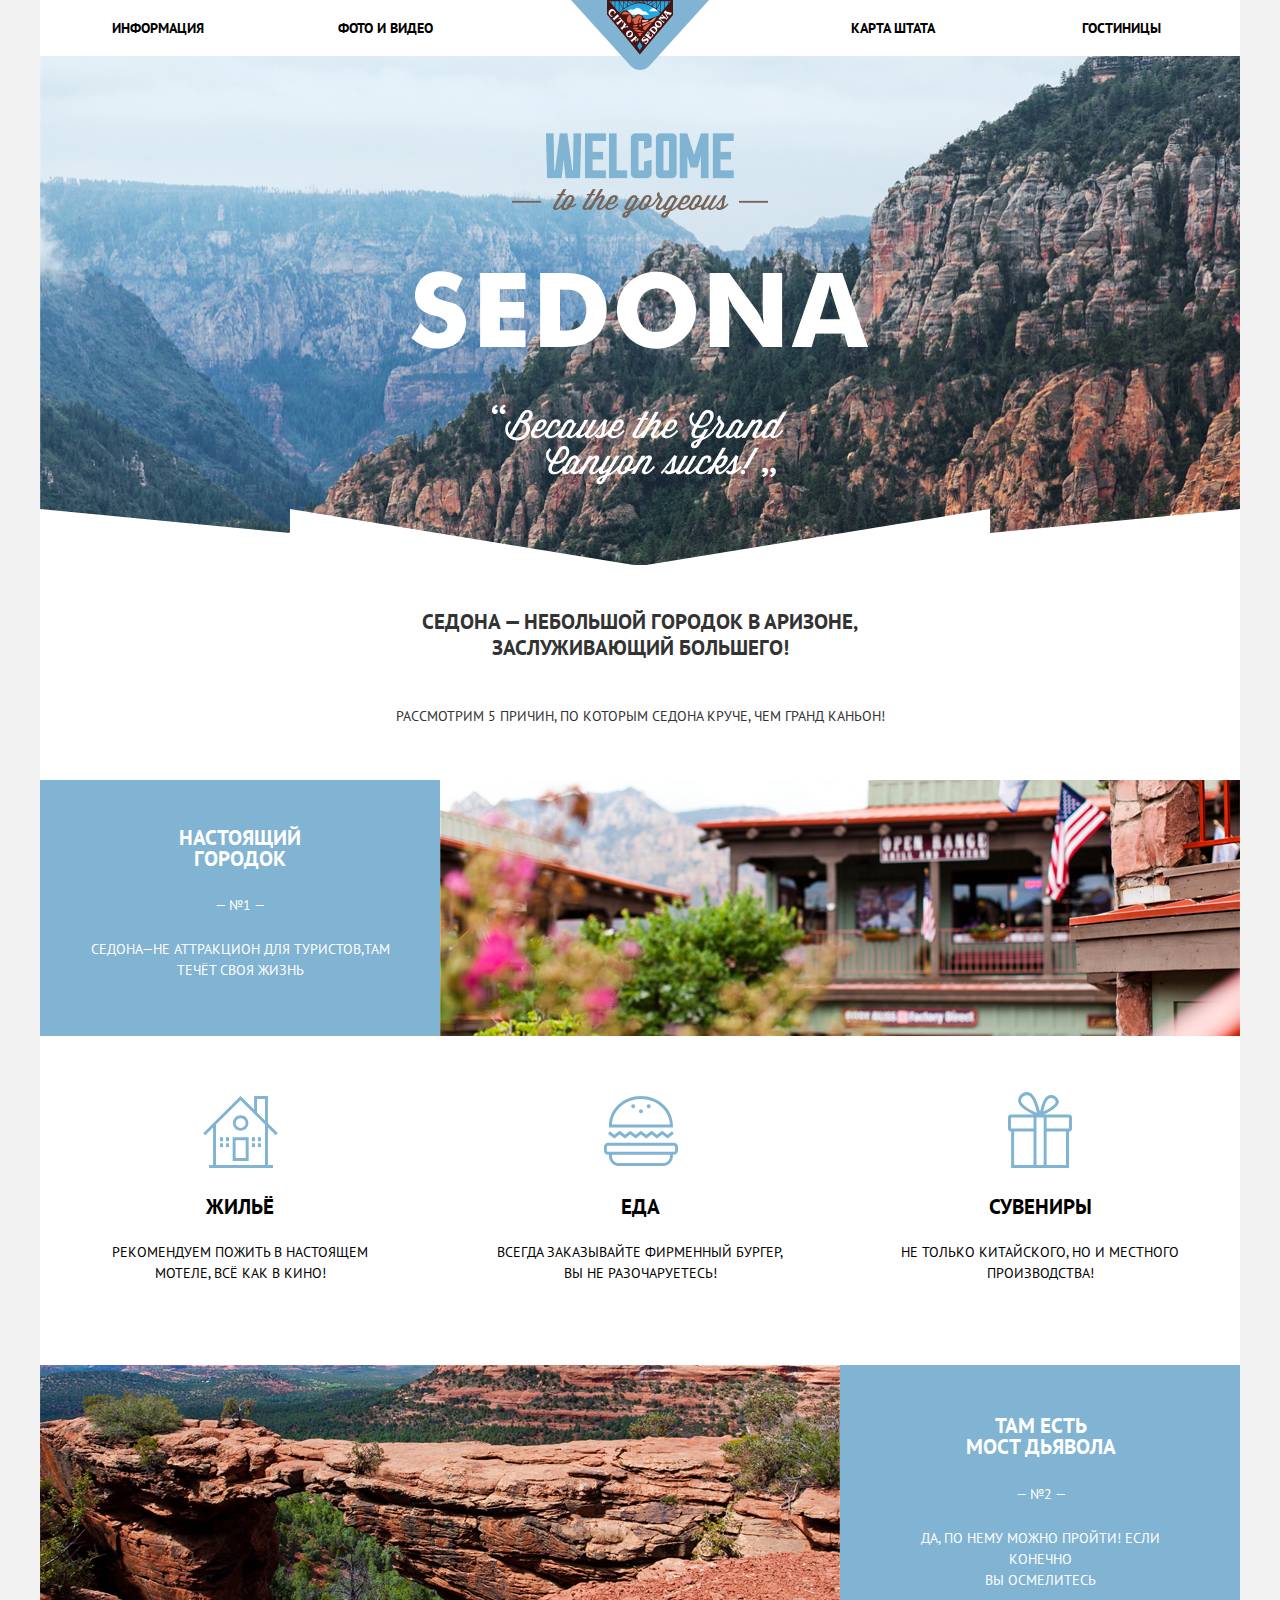
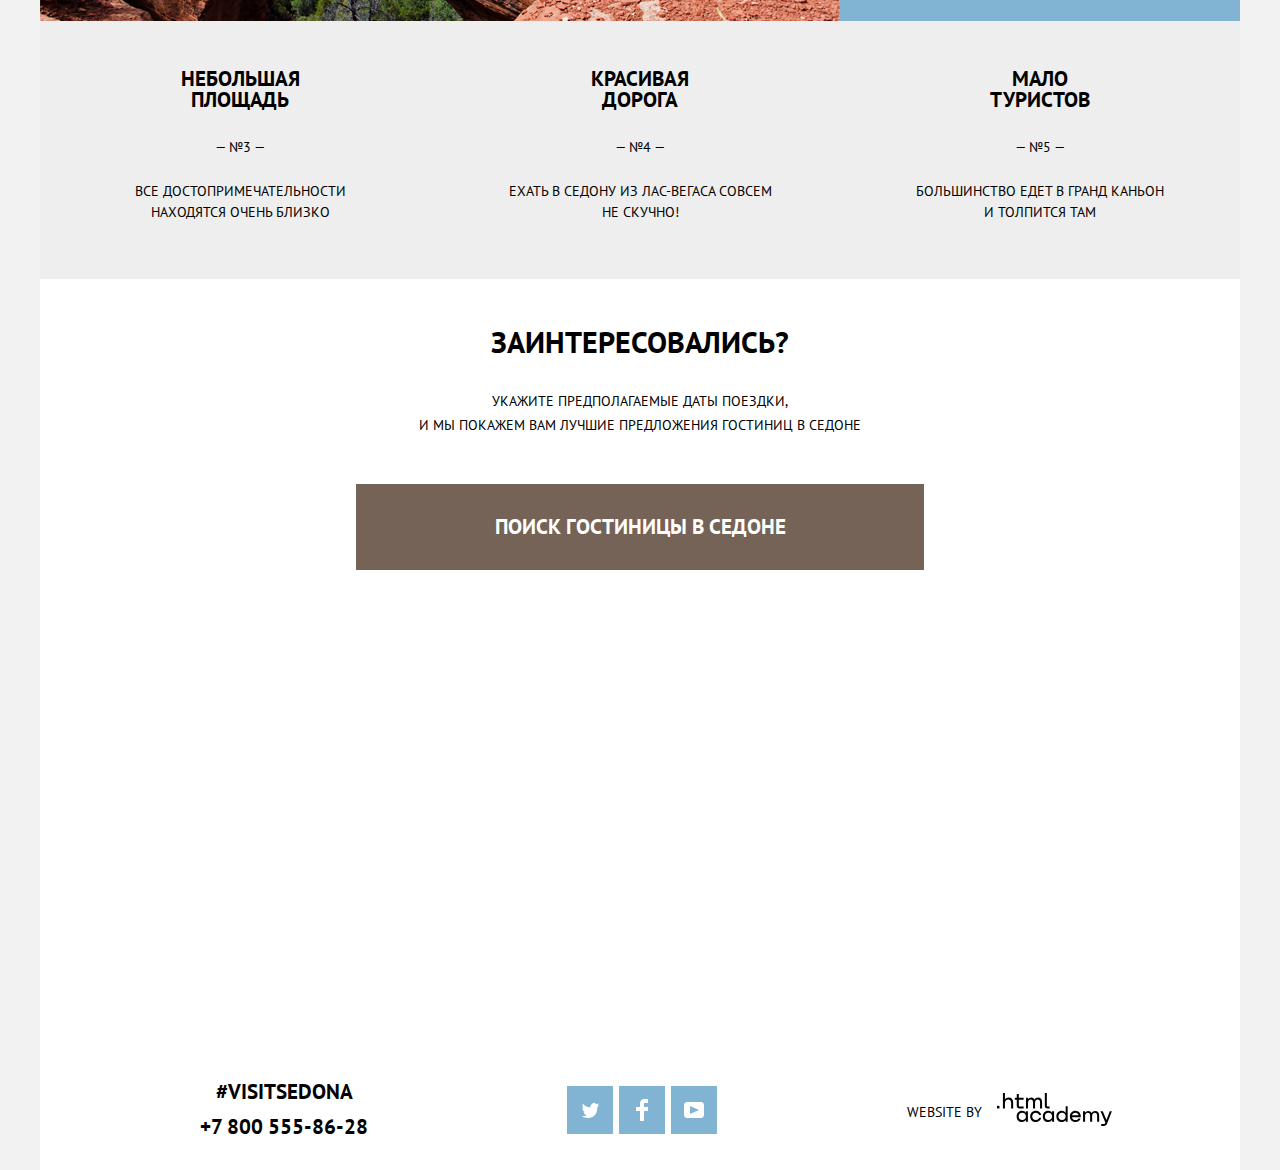
<file: index.html>
<!DOCTYPE html>
<html class="page" lang="ru">

<head>
  <meta charset="utf-8" />
  <meta name="viewport" content="width=1249">
  <link rel="icon" href="favicon.ico" />
  <link rel="icon" href="img/favicons/32.svg" type="image/svg+xml" />
  <link rel="apple-touch-icon" href="img/favicons/apple-touch-icon.png" />
  <link rel="manifest" href="img/favicons/site.webmanifest" />
  <link rel="preconnect" href="https://fonts.googleapis.com" />
  <link rel="preconnect" href="https://fonts.gstatic.com" crossorigin />
  <link href="https://fonts.googleapis.com/css2?family=PT+Sans:wght@400;700&display=swap" rel="stylesheet" />
  <link rel="stylesheet" href="css/normlize.css" />
  <link rel="stylesheet" href="css/style.min.css" />
  <title>Седона</title>
</head>

<body class="page-body">
  <header class="main-header main-container">
    <nav class="main-navigation">
      <a class="main-header__logo main-header-logo">
        <img src="img/logo.svg" alt="логотип компании Седона" />
      </a>
      <div class="main-navigation-wrapper">
        <ul class="site-navigation">
          <li><a href="blank.html">Информация</a></li>
          <li><a href="blank.html">Фото и видео</a></li>
          <li><a href="blank.html">Карта штата</a></li>
          <li><a href="catalog.html">Гостиницы</a></li>
        </ul>
      </div>
    </nav>
  </header>

  <main class="container main-container">
    <h1 class="visually-hidden">
      Компания по поиску жилья в Америке "Седона"
    </h1>

    <section class="description">
      <img src="img/welcome text/bg.png" width="1200" height="509" alt="фоновая обложка" />
      <h2 class="visually-hidden">Седона</h2>
      <p class="description__info">
        Седона — небольшой городок в Аризоне,<br />заслуживающий большего!
      </p>
      <p class="description__reasons">Рассмотрим 5 причин, по которым Седона круче, чем гранд каньон!</p>
    </section>

    <section class="features">
      <h2 class="visually-hidden">Причины</h2>
      <ol class="features__list features-list">
        <li class="features__item features-item real-town">
          <div class="real-town__features-description">
            <h3>Настоящий<br />городок</h3>
            <p><span>— №1 —</span></p>
            <p>Седона—не аттракцион для туристов,там течёт своя жизнь</p>
          </div>
          <img class="features-item__img real-town__img" src="img/content/realTown.jpg" height="256" width="800"
            alt="фотография из города Седона" />
          <ol class="recomendations-list">
            <li class="recomendations-list__item">
              <h4>Жильё</h4>
              <p>Рекомендуем пожить в настоящем мотеле, всё как в кино!</p>
            </li>
            <li class="recomendations-list__item">
              <h4>Еда</h4>
              <p>Всегда заказывайте фирменный бургер, вы не разочаруетесь!</p>
            </li>
            <li class="recomendations-list__item">
              <h4>Сувениры</h4>
              <p>Не только китайского, но и местного производства!</p>
            </li>
          </ol>
        </li>
        <li class="features__item features-item devils-bridge">
          <div class="devils-bridge__features-description">
            <h3>Там есть<br />Мост дьявола</h3>
            <p><span>— №2 —</span></p>
            <p>Да, по нему можно пройти! Если конечно<br />вы осмелитесь</p>
          </div>
          <img class="features-item__img" src="img/content/devilsBriedge.jpg" width="800" height="256"
            alt="фотография моста дьявола" />
        </li>
        <li class="features__item">
          <h3>небольшая<br />площадь</h3>
          <p><span>— №3 —</span></p>
          <p>все достопримечательности<br />находятся очень близко</p>
        </li>
        <li class="features__item">
          <h3>красивая<br />дорога</h3>
          <p><span>— №4 —</span></p>
          <p>ехать в седону из лас-вегаса совсем<br />не скучно!</p>
        </li>
        <li class="features__item">
          <h3>мало<br />туристов</h3>
          <p><span>— №5 —</span></p>
          <p>большинство едет в гранд каньон<br />и толпится там</p>
        </li>
      </ol>
    </section>

    <section class="booking">
      <h2 class="visually-hidden">Регистрация</h2>
      <h3 class="booking__title">Заинтересовались?</h3>
      <p>
        Укажите предполагаемые даты поездки,<br />
        и мы покажем вам лучшие предложения гостиниц в седоне
      </p>
      <a class="booking__button" href="blank.html"><span>ПОИСК ГОСТИНИЦЫ В седоне</span></a>
    </section>
  </main>

  <footer class="main-footer main-container">
    <section class="map">
      <h2 class="visually-hidden">Карта</h2>
      <iframe
        src="https://www.google.com/maps/embed?pb=!1m18!1m12!1m3!1d52385.1356574716!2d-111.83015810904702!3d34.854443815708464!2m3!1f0!2f0!3f0!3m2!1i1024!2i768!4f13.1!3m3!1m2!1s0x872da132f942b00d%3A0x5548c523fa6c8efd!2z0KHQtdC00L7QvdCwLCDQkNGA0LjQt9C-0L3QsCA4NjMzNiwg0KHQqNCQ!5e0!3m2!1sru!2ssk!4v1676919011251!5m2!1sru!2ssk"
        width="1199" height="594" allowfullscreen="" title="Офис компании находится по адрессу..."></iframe>
    </section>
    <section class="footer-contacts footer-map">
      <div class="footer-contacts__phone">
        <h2 class="visually-hidden">Контакты</h2>
        <p class="copy-right"><span>#visitSEDONA</span></p>
        <a class="footer-phone" href="tel:+78005558628">+7 800 555-86-28</a>
      </div>
      <div class="footer-contacts__socials">
        <h2 class="visually-hidden">Наша компания в соц сетях</h2>
        <ul>
          <li>
            <a class="social-button" href="blank.html" aria-label="Твитер">
              <svg role="img" aria-hidden="true" focusable="none" xmlns="http://www.w3.org/2000/svg" width="17"
                height="16" viewBox="0 0 17 16" fill="none">
                <path
                  d="M10.95 1.14409C12.635 0.648089 13.934 1.41409 14.527 2.32309C15.2 2.09209 15.858 1.84209 16.538 1.61509C16.5249 2.30145 16.2117 2.94761 15.681 3.38309C16.366 3.55309 16.985 2.89209 16.985 2.89209C16.816 3.89209 15.979 4.68009 15.422 4.91609C15.191 11.6661 12.247 16.1331 5.34498 15.9981H4.89898C4.48898 15.9981 0.734977 15.5381 0.000976562 14.1111C2.27198 14.3071 3.89398 13.6891 4.69398 12.9341C3.73398 12.6341 2.01498 12.4571 1.71498 9.98409C2.06398 10.0901 2.27898 10.2121 2.90498 10.1031C1.70498 9.24709 0.373977 8.53009 0.447977 6.33009C0.732977 6.65809 1.51498 6.86609 1.78798 6.80209C1.08498 6.56109 -0.182023 3.44209 0.893977 1.85009C2.71198 3.70409 4.62898 5.45609 8.04598 5.62309C8.25398 3.33009 9.18298 1.79309 10.95 1.14409Z"
                  fill="white" />
              </svg>
            </a>
          </li>
          <li>
            <a class="social-button" href="blank.html" aria-label="Фэйсбук">
              <svg role="img" aria-hidden="true" focusable="none" xmlns="http://www.w3.org/2000/svg" width="12"
                height="22" viewBox="0 0 12 22" fill="none">
                <path d="M12 4V0H8C5.79086 0 4 1.79086 4 4V8H0V12H4V22H8V12H12V8H8V4H12Z" fill="white" />
              </svg>
            </a>
          </li>
          <li>
            <a class="social-button" href="blank.html" aria-label="Ютуб">
              <svg role="img" aria-hidden="true" focusable="none" xmlns="http://www.w3.org/2000/svg" width="20"
                height="16" viewBox="0 0 20 16" fill="none">
                <path fill-rule="evenodd" clip-rule="evenodd"
                  d="M3 0H17C18.65 0 20 1.35 20 3V13C20 14.65 18.65 16 17 16H3C1.35 16 0 14.65 0 13V3C0 1.35 1.35 0 3 0ZM6.027 4.002V11.998L15.014 8L6.027 4.002Z"
                  fill="white" />
              </svg>
            </a>
          </li>
        </ul>
      </div>
      <div class="footer-contacts__copyright">
        <p class="footer-copyright">
          <span>Website by</span>
          <a href="https://htmlacademy.ru">
            <svg xmlns="http://www.w3.org/2000/svg" width="115" height="33" viewBox="0 0 115 33" fill="none">
              <path d="M0 12.8691V15.4429H2.45789V12.8691H0Z" fill="black" />
              <path
                d="M11.6466 4.52562C10.0863 4.52562 8.82534 5.23341 8.03454 6.26294H7.94905V0H5.91864V15.4429H7.94905V10.1451C7.94905 8.02172 9.27418 6.49888 11.2191 6.49888C13.0572 6.49888 14.1258 7.87158 14.1258 9.71614V15.4429H16.1563V9.35153C16.1563 6.41308 14.3396 4.52562 11.6466 4.52562Z"
                fill="black" />
              <path
                d="M26.6171 4.82696H21.8082V1.07349H19.7778V4.82696H17.8542V6.80022H19.7778V12.7843C19.7778 14.5002 20.7396 15.4439 22.4708 15.4439H26.6171V13.4492H22.8769C22.193 13.4492 21.8082 13.0632 21.8082 12.3983V6.80022H26.6171V4.82696Z"
                fill="black" />
              <path
                d="M41.1215 4.54712C39.497 4.54712 38.2576 5.34071 37.5736 6.60618H37.5095C36.8897 5.36217 35.7356 4.54712 34.154 4.54712C32.7434 4.54712 31.6746 5.29781 31.0336 6.3488H30.948V4.82596H29.0031V15.4429H31.0336V9.99504C31.0336 8.00032 32.0806 6.54184 33.6624 6.49894C35.1584 6.45604 36.0347 7.52847 36.0347 9.13708V15.4429H38.0652V9.82343C38.0652 7.44266 39.4758 6.49894 40.6941 6.49894C42.1688 6.49894 43.0452 7.52847 43.0452 9.13708V15.4429H45.0754V8.92261C45.0754 6.3488 43.6221 4.54712 41.1215 4.54712Z"
                fill="black" />
              <path
                d="M47.8271 12.6975C47.8271 14.4348 48.8103 15.4429 50.6269 15.4429H52.6359V13.4696H50.9261C50.2422 13.4696 49.8574 13.0835 49.8574 12.4186V0H47.8271V12.6975Z"
                fill="black" />
              <path
                d="M28.9048 19.6888H28.8192C28.027 18.6227 26.7425 17.8764 25.0295 17.8551C21.882 17.8124 19.6338 20.1365 19.6338 23.4202C19.6338 26.7252 21.9248 29.0494 25.008 29.0068C26.7637 28.9853 28.027 28.1965 28.8192 27.0663H28.9048V28.7081H30.9177V18.1536H28.9048V19.6888ZM25.3077 27.0451C23.081 27.0451 21.6679 25.4245 21.6679 23.4202C21.6679 21.4159 23.081 19.7954 25.3077 19.7954C27.4703 19.7954 28.8836 21.4159 28.8836 23.4202C28.8836 25.4033 27.4703 27.0451 25.3077 27.0451Z"
                fill="black" />
              <path
                d="M44.2095 21.9915C43.717 19.6034 41.5973 17.855 38.8139 17.855C35.4524 17.855 33.2042 20.307 33.2042 23.4201C33.2042 26.5331 35.4524 29.0067 38.8139 29.0067C41.5973 29.0067 43.717 27.2155 44.2095 24.8061H42.0898C41.6617 26.1494 40.3984 27.0662 38.8354 27.0662C36.6513 27.0662 35.2381 25.4244 35.2381 23.4201C35.2381 21.4158 36.6513 19.7953 38.8354 19.7953C40.4625 19.7953 41.6617 20.7548 42.0898 21.9915H44.2095Z"
                fill="black" />
              <path
                d="M55.0836 19.6888H54.998C54.2058 18.6227 52.921 17.8764 51.2081 17.8551C48.0607 17.8124 45.8125 20.1365 45.8125 23.4202C45.8125 26.7252 48.1036 29.0494 51.1866 29.0068C52.9425 28.9853 54.2058 28.1965 54.998 27.0663H55.0836V28.7081H57.0962V18.1536H55.0836V19.6888ZM51.4866 27.0451C49.2596 27.0451 47.8466 25.4245 47.8466 23.4202C47.8466 21.4159 49.2596 19.7954 51.4866 19.7954C53.6491 19.7954 55.0622 21.4159 55.0622 23.4202C55.0622 25.4033 53.6491 27.0451 51.4866 27.0451Z"
                fill="black" />
              <path
                d="M68.6538 19.7953H68.5682C67.776 18.6652 66.4483 17.8763 64.7568 17.855C61.6738 17.8123 59.3827 20.1365 59.3827 23.4415C59.3827 26.7251 61.6309 29.0493 64.7783 29.0067C66.4483 28.9853 67.776 28.239 68.5468 27.1729H68.6538V28.708H70.6665V13.356H68.6538V19.7953ZM65.0568 27.0662C62.8298 27.0662 61.4168 25.4458 61.4168 23.4415C61.4168 21.4372 62.8298 19.8166 65.0568 19.8166C67.2193 19.8166 68.6324 21.4585 68.6324 23.4415C68.6324 25.4458 67.2193 27.0662 65.0568 27.0662Z"
                fill="black" />
              <path
                d="M78.3297 17.855C75.0752 17.855 72.8483 20.3497 72.8483 23.4414C72.8483 26.4479 74.9467 29.0067 78.3724 29.0067C80.8561 29.0067 82.8475 27.6633 83.5541 25.4244H81.4342C80.9634 26.4267 79.8286 27.0662 78.4582 27.0662C76.5312 27.0662 75.1608 25.7869 75.0108 24.1451H83.7682C84.0464 20.6269 81.8412 17.855 78.3297 17.855ZM78.2868 19.7953C79.9783 19.7953 81.2416 20.8401 81.5627 22.354H75.0538C75.3534 20.8614 76.6168 19.7953 78.2868 19.7953Z"
                fill="black" />
              <path
                d="M98.1985 17.8762C96.5713 17.8762 95.3295 18.6651 94.6443 19.9232H94.5799C93.9591 18.6865 92.8029 17.8762 91.2184 17.8762C89.8054 17.8762 88.7347 18.6225 88.0924 19.6673H88.0068V18.1534H86.0583V28.7079H88.0924V23.2921C88.0924 21.3091 89.1417 19.8592 90.7261 19.8165C92.2247 19.7739 93.1028 20.84 93.1028 22.4392V28.7079H95.1368V23.1215C95.1368 20.7547 96.5499 19.8165 97.7703 19.8165C99.2477 19.8165 100.125 20.84 100.125 22.4392V28.7079H102.16V22.226C102.16 19.6673 100.704 17.8762 98.1985 17.8762Z"
                fill="black" />
              <path
                d="M109.441 27.0237L105.801 18.1536H103.553L108.392 29.7104L108.371 29.753C108.028 30.6272 107.643 30.947 106.701 30.947H104.196V32.9726H106.701C108.542 32.9726 109.527 32.1411 110.212 30.3499L114.88 18.1536H112.803L109.441 27.0237Z"
                fill="black" />
            </svg>
          </a>
        </p>
      </div>
    </section>
    <section class="modal">
      <h2 class="visually-hidden">Поиск гостиницы в седоне</h2>
      <form class="booking-form" action="https://echo.htmlacademy.ru" method="get" target="_blank">
        <p>
          <label for="arrive-date">
            <span>Дата заезда:</span>
            <input class="booking-icon-arrive" id="arrive-date" type="date" name="arrive-date" />
          </label>
        </p>

        <p>
          <label for="departure-date">
            <span>Дата выезда:</span>
            <input class="booking-icon-departure" id="departure-date" type="date" name="departure-date" />
          </label>
        </p>
        <p>
          <label for="mature-count">
            <span>Взрослые:</span>
            <input class="mature-count" id="mature-count" type="number" name="mature-count" />
          </label>
          <label for="children-count">
            <span>Дети:</span>
            <input class="children-count" id="children-count" type="number" name="children-count" />
          </label>
        </p>
        <button class="form-button" type="submit">Найти</button>
      </form>
    </section>
  </footer>
<!-- GIT test -->
  <script src="js/script.min.js"></script>
</body>

</html>
</file>
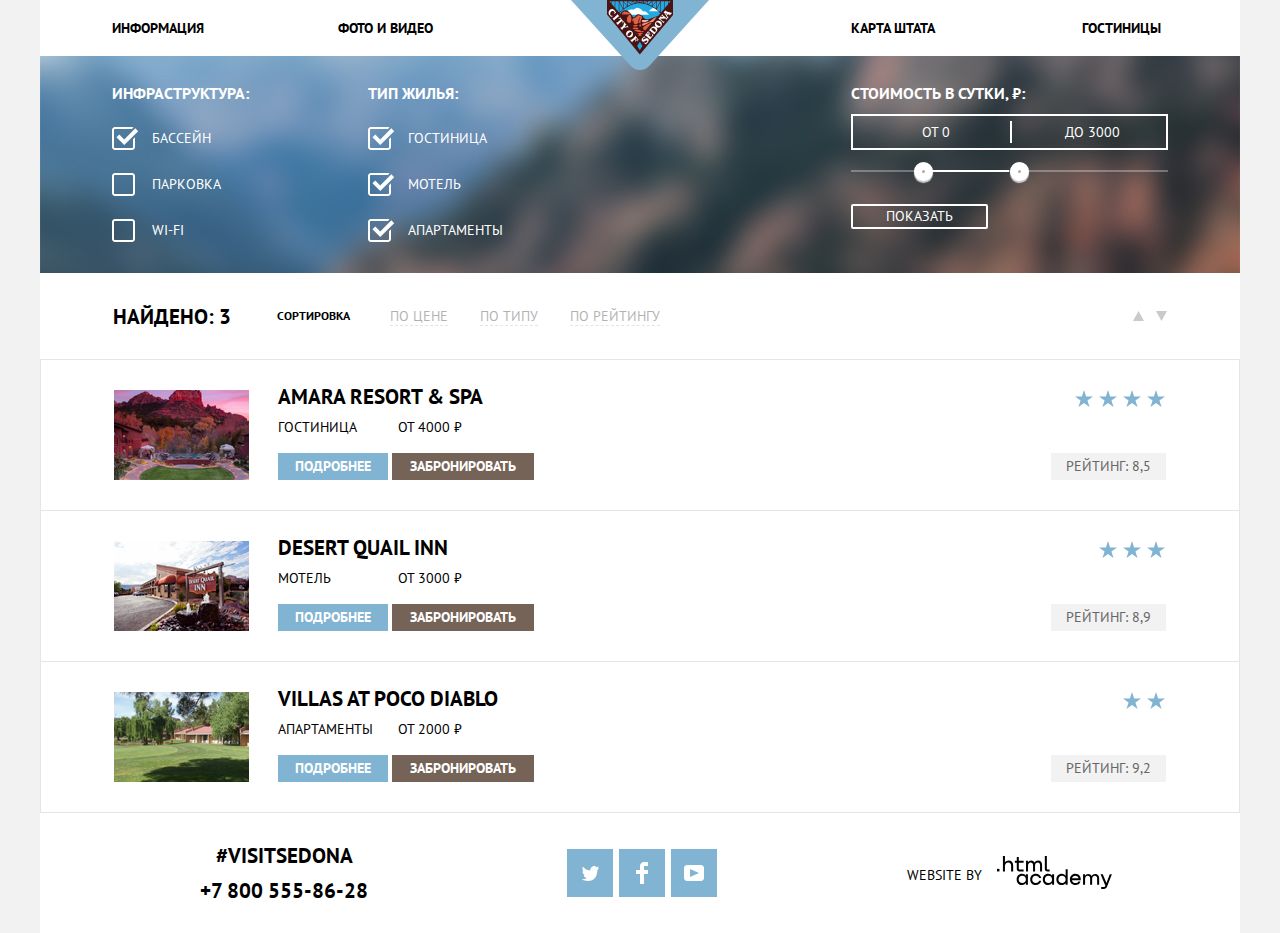
<file: catalog.html>
<!DOCTYPE html>
<html class="page" lang="ru">

<head>
  <meta charset="utf-8" />
  <link rel="icon" href="favicon.ico" />
  <link rel="icon" href="img/favicons/32.svg" type="image/svg+xml" />
  <link rel="apple-touch-icon" href="img/favicons/apple-touch-icon.png" />
  <link rel="manifest" href="img/favicons/site.webmanifest" />
  <link rel="preconnect" href="https://fonts.googleapis.com" />
  <link rel="preconnect" href="https://fonts.gstatic.com" crossorigin />
  <link href="https://fonts.googleapis.com/css2?family=PT+Sans:wght@400;700&display=swap" rel="stylesheet" />
  <link rel="stylesheet" href="css/normlize.css" />
  <link rel="stylesheet" href="css/style.min.css" />
  <title>Каталог услуг компании Седона</title>
</head>

<body class="page-body inner-page">
  <header class="main-header main-container">
    <nav class="main-navigation">
      <a class="main-header__logo main-header-logo" href="index.html">
        <img src="img/logo.svg" alt="логотип компании Седона" />
      </a>
      <div class="main-navigation-wrapper">
        <ul class="site-navigation">
          <li><a href="blank.html">Информация</a></li>
          <li><a href="blank.html">Фото и видео</a></li>
          <li><a href="blank.html">Карта штата</a></li>
          <li><a href="catalog.html">Гостиницы</a></li>
        </ul>
      </div>
    </nav>
  </header>

  <main class="page-catalog main-container">
    <h1 class="visually-hidden">Каталог услуг компании Седона</h1>
    <section class="filter">
      <h2 class="visually-hidden">Фильтр услуг</h2>
      <div class="column-index">
        <form class="filter__form filter-form" action="https://echo.htmlacademy.ru" method="get" target="_blank">

          <!-- filter-form-infrastructur -->

          <fieldset class="filter-form__infrastructur filter-form-infrastructur">
            <legend>Инфраструктура:</legend>
            <ul class="filter-form-infrastructur__list">
              <li class="filter-form-infrastructur__item filter-form-infrastructur-item">
                <input class="filter-form-infrastructur-item__input visually-hidden" id="filter-SwimmingPool"
                  type="checkbox" name="infrastructure" value="pool" checked />
                <label for="filter-SwimmingPool">Бассейн</label>
              </li>
              <li class="filter-form-infrastructur__item filter-form-infrastructur-item">
                <input class="filter-form-infrastructur-item__input visually-hidden" id="filter-Parking" type="checkbox"
                  name="infrastructure" value="parking" />
                <label for="filter-Parking">Парковка</label>
              </li>
              <li class="filter-form-infrastructur__item filter-form-infrastructur-item">
                <input class="filter-form-infrastructur-item__input visually-hidden" id="filter-Wi_Fi" type="checkbox"
                  name="infrastructure" value="wi-fi" />
                <label for="filter-Wi_Fi">Wi-Fi</label>
              </li>
            </ul>
          </fieldset>

          <!-- filter-form-type-of-housing -->

          <fieldset class="filter-form__type-of-housing filter-form-type-of-housing">
            <legend>Тип Жилья:</legend>
            <ul class="filter-form-type-of-housing__list">
              <li class="filter-form-type-of-housing__item filter-form-type-of-housing-item">
                <input class="filter-form-type-of-housing-item__input visually-hidden" id="filter-hotel" type="checkbox"
                  name="type-of-housing" value="hotel" checked />
                <label for="filter-hotel">Гостиница</label>
              </li>
              <li class="filter-form-type-of-housing__item filter-form-type-of-housing-item">
                <input class="filter-form-type-of-housing-item__input visually-hidden" id="filter-motel" type="checkbox"
                  name="type-of-housing" value="motel" checked />
                <label for="filter-motel">Мотель</label>
              </li>
              <li class="filter-form-type-of-housing__item filter-form-type-of-housing-item">
                <input class="filter-form-type-of-housing-item__input visually-hidden" id="filter-apartments"
                  type="checkbox" name="type-of-housing" value="apartments" checked />
                <label for="filter-apartments">Апартаменты</label>
              </li>
            </ul>
          </fieldset>

          <!-- filter-form-cost-per-day -->

          <div class="filter-form-cost-per-day__container">
            <fieldset class="filter-form__cost-per-day filter-form-cost-per-day">
              <legend>Стоимость в сутки, ₽:</legend>
              <div class="range-filter">
                <div class="price-controls">
                  <label class="min-price">
                    <input type="text" name="min-price" value="ОТ 0">
                  </label>
                  <label class="max-price">
                    <input type="text" name="max-price" value="ДО 3000">
                    </labe>
                </div>
                <div class="range-controls">
                  <div class="scale">
                    <div class="bar" style="
                      width: 30%;
                      margin-left: 20%;
                      "></div>
                  </div>
                  <div class="toggle toogle-min" tabindex="0" style="
                  left: 20%;
                  "></div>
                  <div class="toggle toogle-max" tabindex="0" style="
                  left: 50%;
                  "></div>
                </div>
              </div>
            </fieldset>
            <button class="filter-form-button" type="submit">Показать</button>
          </div>
        </form>
      </div>
    </section>

    <!-- Categories of filtration -->

    <section class="categories-of-filtration">
      <div class="categories-of-filtration__wrapper">
        <h2 class="visually-hidden">Результат фильтрации</h2>
        <p class="categories-of-filtration__text">Найдено: 3</p>
        <h3 class="categories-of-filtration__title">Сортировка</h3>
        <ul class="categories-of-filtration__list result-of-filtration-list">
          <li class="categories-of-filtration-list__item">
            <a href="#">По цене</a>
          </li>
          <li class="categories-of-filtration-list__item">
            <a href="#">По типу</a>
          </li>
          <li class="categories-of-filtration-list__item">
            <a href="#">По рейтингу</a>
          </li>
        </ul>
        <!--Требуется скрипт кнопок по рейтингу-->
        <div class="catigories-of-filtration__button-wrapper catigories-of-filtration-button-wrapper">
          <button class="catigories-of-filtration-button-wrapper__up">
            <svg xmlns="http://www.w3.org/2000/svg" width="11" height="10" viewBox="0 0 11 10" fill="none">
              <path d="M5.5 0L0 10H11L5.5 0Z" fill="#CACACA" />
            </svg>
          </button>
          <button class="catigories-of-filtration-button-wrapper__down">
            <svg xmlns="http://www.w3.org/2000/svg" width="11" height="10" viewBox="0 0 11 10" fill="none">
              <path d="M5.5 10L0 0H11" fill="#CACACA" />
            </svg>
          </button>
        </div>
      </div>
    </section>

    <!-- Results of filtration -->

    <section class="result-of-filtration">
      <div class="result-of-filtration__hotel result-of-filtration-hotel">
        <div class="result-of-filtration-hotel__img">
          <img src="img/searchResulst/hotel.jpg" width="135" height="90" alt="гостиница Amara Resort & Spa" />
        </div>
        <div class="result-of-filtration-hotel__description result-of-filtration-hotel-description">
          <p class="result-of-filtration-hotel-description__title"><a href="#">Amara Resort & Spa</a></p>
          <p class="result-of-filtration-hotel-description__text">Гостиница</p>
          <p class="result-of-filtration-hotel-description__price">От 4000 ₽</p>
          <br />
          <a class="result-of-filtration-hotel-description__read-more read-more" href="#"><span>Подробнее</span></a>
          <a class="result-of-filtration-hotel-description__book book" href="#"><span>Забронировать</span></a>
        </div>
        <div class="result-of-filtration-hotel__rating result-of-filtration-hotel-rating">
          <div class="result-of-filtration-hotel-rating__star-rating">
            <button>
              <svg xmlns="http://www.w3.org/2000/svg" width="19" height="17" viewBox="0 0 19 17" fill="none">
                <path
                  d="M9.002 0L11.128 6.494H18.005L12.441 10.506L14.566 17L9.002 12.987L3.438 17L5.564 10.506L0 6.494H6.878L9.002 0Z"
                  fill="#81B3D2" />
              </svg>
            </button>
            <button>
              <svg xmlns="http://www.w3.org/2000/svg" width="19" height="17" viewBox="0 0 19 17" fill="none">
                <path
                  d="M9.002 0L11.128 6.494H18.005L12.441 10.506L14.566 17L9.002 12.987L3.438 17L5.564 10.506L0 6.494H6.878L9.002 0Z"
                  fill="#81B3D2" />
              </svg>
            </button>
            <button>
              <svg xmlns="http://www.w3.org/2000/svg" width="19" height="17" viewBox="0 0 19 17" fill="none">
                <path
                  d="M9.002 0L11.128 6.494H18.005L12.441 10.506L14.566 17L9.002 12.987L3.438 17L5.564 10.506L0 6.494H6.878L9.002 0Z"
                  fill="#81B3D2" />
              </svg>
            </button>
            <button>
              <svg xmlns="http://www.w3.org/2000/svg" width="19" height="17" viewBox="0 0 19 17" fill="none">
                <path
                  d="M9.002 0L11.128 6.494H18.005L12.441 10.506L14.566 17L9.002 12.987L3.438 17L5.564 10.506L0 6.494H6.878L9.002 0Z"
                  fill="#81B3D2" />
              </svg>
            </button>
          </div>
          <p class="result-of-filtration-hotel__rating-count">Рейтинг: 8,5</p>
        </div>
      </div>
      <div class="result-of-filtration__motel result-of-filtration-motel">
        <div class="result-of-filtration-motel__img">
          <img src="img/searchResulst/motel.jpg" width="135" height="90" alt="Мотель Desert Quail Inn" />
        </div>
        <div class="result-of-filtration-motel__description result-of-filtration-motel-description">
          <p class="result-of-filtration-motel-description__title"><a href="#">Desert Quail INN</a></p>
          <p class="result-of-filtration-motel-description__text">Мотель</p>
          <p class="result-of-filtration-motel-description__price">От 3000 ₽</p>
          <br />
          <a class="result-of-filtration-motel-description__read-more read-more" href="#"><span>Подробнее</span></a>
          <a class="result-of-filtration-motel-description__book book" href="#"><span>Забронировать</span></a>
        </div>
        <div class="result-of-filtration-motel__rating result-of-filtration-motel-rating">
          <div class="result-of-filtration-motel-rating__star-rating">
            <button>
              <svg xmlns="http://www.w3.org/2000/svg" width="19" height="17" viewBox="0 0 19 17" fill="none">
                <path
                  d="M9.002 0L11.128 6.494H18.005L12.441 10.506L14.566 17L9.002 12.987L3.438 17L5.564 10.506L0 6.494H6.878L9.002 0Z"
                  fill="#81B3D2" />
              </svg>
            </button>
            <button>
              <svg xmlns="http://www.w3.org/2000/svg" width="19" height="17" viewBox="0 0 19 17" fill="none">
                <path
                  d="M9.002 0L11.128 6.494H18.005L12.441 10.506L14.566 17L9.002 12.987L3.438 17L5.564 10.506L0 6.494H6.878L9.002 0Z"
                  fill="#81B3D2" />
              </svg>
            </button>
            <button>
              <svg xmlns="http://www.w3.org/2000/svg" width="19" height="17" viewBox="0 0 19 17" fill="none">
                <path
                  d="M9.002 0L11.128 6.494H18.005L12.441 10.506L14.566 17L9.002 12.987L3.438 17L5.564 10.506L0 6.494H6.878L9.002 0Z"
                  fill="#81B3D2" />
              </svg>
            </button>
          </div>
          <p class="result-of-filtration-motel__rating-count">Рейтинг: 8,9</p>
        </div>
      </div>
      <div class="result-of-filtration__appartment result-of-filtration-appartment">
        <div class="result-of-filtration-appartment__img">
          <img src="img/searchResulst/apartament.jpg" width="135" height="90" alt="Апартаменты Villas at Poco Diablo" />
        </div>
        <div class="result-of-filtration-appartment__description result-of-filtration-appartment-description">
          <p class="result-of-filtration-appartment-description__title"><a href="#">Villas at Poco Diablo</a></p>
          <p class="result-of-filtration-appartment-description__text">Апартаменты</p>
          <p class="result-of-filtration-appartment-description__price">От 2000 ₽</p>
          <br />
          <a class="result-of-filtration-appartment-description__read-more read-more"
            href="#"><span>Подробнее</span></a>
          <a class="result-of-filtration-appartment-description__book book" href="#"><span>Забронировать</span></a>
        </div>
        <div class="result-of-filtration-appartment__rating result-of-filtration-appartment-rating">
          <div class="result-of-filtration-appartment-rating__star-rating">
            <button>
              <svg xmlns="http://www.w3.org/2000/svg" width="19" height="17" viewBox="0 0 19 17" fill="none">
                <path
                  d="M9.002 0L11.128 6.494H18.005L12.441 10.506L14.566 17L9.002 12.987L3.438 17L5.564 10.506L0 6.494H6.878L9.002 0Z"
                  fill="#81B3D2" />
              </svg>
            </button>
            <button>
              <svg xmlns="http://www.w3.org/2000/svg" width="19" height="17" viewBox="0 0 19 17" fill="none">
                <path
                  d="M9.002 0L11.128 6.494H18.005L12.441 10.506L14.566 17L9.002 12.987L3.438 17L5.564 10.506L0 6.494H6.878L9.002 0Z"
                  fill="#81B3D2" />
              </svg>
            </button>
          </div>
          <p class="result-of-filtration-appartment__rating-count">Рейтинг: 9,2</p>
        </div>
      </div>
    </section>
  </main>

  <footer class="catalog-footer main-container">
    <section class="footer-contacts">
      <div class="footer-contacts__phone">
        <h2 class="visually-hidden">Контакты</h2>
        <p class="copy-right"><span>#visitSEDONA</span></p>
        <a class="footer-phone" href="tel:+78005558628">+7 800 555-86-28</a>
      </div>
      <div class="footer-contacts__socials">
        <h2 class="visually-hidden">Наша компания в соц сетях</h2>
        <ul>
          <li>
            <a class="social-button" href="blank.html" aria-label="Твитер">
              <svg role="img" aria-hidden="true" focusable="none" xmlns="http://www.w3.org/2000/svg" width="17"
                height="16" viewBox="0 0 17 16" fill="none">
                <path
                  d="M10.95 1.14409C12.635 0.648089 13.934 1.41409 14.527 2.32309C15.2 2.09209 15.858 1.84209 16.538 1.61509C16.5249 2.30145 16.2117 2.94761 15.681 3.38309C16.366 3.55309 16.985 2.89209 16.985 2.89209C16.816 3.89209 15.979 4.68009 15.422 4.91609C15.191 11.6661 12.247 16.1331 5.34498 15.9981H4.89898C4.48898 15.9981 0.734977 15.5381 0.000976562 14.1111C2.27198 14.3071 3.89398 13.6891 4.69398 12.9341C3.73398 12.6341 2.01498 12.4571 1.71498 9.98409C2.06398 10.0901 2.27898 10.2121 2.90498 10.1031C1.70498 9.24709 0.373977 8.53009 0.447977 6.33009C0.732977 6.65809 1.51498 6.86609 1.78798 6.80209C1.08498 6.56109 -0.182023 3.44209 0.893977 1.85009C2.71198 3.70409 4.62898 5.45609 8.04598 5.62309C8.25398 3.33009 9.18298 1.79309 10.95 1.14409Z"
                  fill="white" />
              </svg>
            </a>
          </li>
          <li>
            <a class="social-button" href="blank.html" aria-label="Фэйсбук">
              <svg role="img" aria-hidden="true" focusable="none" xmlns="http://www.w3.org/2000/svg" width="12"
                height="22" viewBox="0 0 12 22" fill="none">
                <path d="M12 4V0H8C5.79086 0 4 1.79086 4 4V8H0V12H4V22H8V12H12V8H8V4H12Z" fill="white" />
              </svg>
            </a>
          </li>
          <li>
            <a class="social-button" href="blank.html" aria-label="Ютуб">
              <svg role="img" aria-hidden="true" focusable="none" xmlns="http://www.w3.org/2000/svg" width="20"
                height="16" viewBox="0 0 20 16" fill="none">
                <path fill-rule="evenodd" clip-rule="evenodd"
                  d="M3 0H17C18.65 0 20 1.35 20 3V13C20 14.65 18.65 16 17 16H3C1.35 16 0 14.65 0 13V3C0 1.35 1.35 0 3 0ZM6.027 4.002V11.998L15.014 8L6.027 4.002Z"
                  fill="white" />
              </svg>
            </a>
          </li>
        </ul>
      </div>
      <div class="footer-contacts__copyright">
        <p class="footer-copyright">
          <span>Website by</span>
          <a href="https://htmlacademy.ru">
            <svg xmlns="http://www.w3.org/2000/svg" width="115" height="33" viewBox="0 0 115 33" fill="none">
              <path d="M0 12.8691V15.4429H2.45789V12.8691H0Z" fill="black" />
              <path
                d="M11.6466 4.52562C10.0863 4.52562 8.82534 5.23341 8.03454 6.26294H7.94905V0H5.91864V15.4429H7.94905V10.1451C7.94905 8.02172 9.27418 6.49888 11.2191 6.49888C13.0572 6.49888 14.1258 7.87158 14.1258 9.71614V15.4429H16.1563V9.35153C16.1563 6.41308 14.3396 4.52562 11.6466 4.52562Z"
                fill="black" />
              <path
                d="M26.6171 4.82696H21.8082V1.07349H19.7778V4.82696H17.8542V6.80022H19.7778V12.7843C19.7778 14.5002 20.7396 15.4439 22.4708 15.4439H26.6171V13.4492H22.8769C22.193 13.4492 21.8082 13.0632 21.8082 12.3983V6.80022H26.6171V4.82696Z"
                fill="black" />
              <path
                d="M41.1215 4.54712C39.497 4.54712 38.2576 5.34071 37.5736 6.60618H37.5095C36.8897 5.36217 35.7356 4.54712 34.154 4.54712C32.7434 4.54712 31.6746 5.29781 31.0336 6.3488H30.948V4.82596H29.0031V15.4429H31.0336V9.99504C31.0336 8.00032 32.0806 6.54184 33.6624 6.49894C35.1584 6.45604 36.0347 7.52847 36.0347 9.13708V15.4429H38.0652V9.82343C38.0652 7.44266 39.4758 6.49894 40.6941 6.49894C42.1688 6.49894 43.0452 7.52847 43.0452 9.13708V15.4429H45.0754V8.92261C45.0754 6.3488 43.6221 4.54712 41.1215 4.54712Z"
                fill="black" />
              <path
                d="M47.8271 12.6975C47.8271 14.4348 48.8103 15.4429 50.6269 15.4429H52.6359V13.4696H50.9261C50.2422 13.4696 49.8574 13.0835 49.8574 12.4186V0H47.8271V12.6975Z"
                fill="black" />
              <path
                d="M28.9048 19.6888H28.8192C28.027 18.6227 26.7425 17.8764 25.0295 17.8551C21.882 17.8124 19.6338 20.1365 19.6338 23.4202C19.6338 26.7252 21.9248 29.0494 25.008 29.0068C26.7637 28.9853 28.027 28.1965 28.8192 27.0663H28.9048V28.7081H30.9177V18.1536H28.9048V19.6888ZM25.3077 27.0451C23.081 27.0451 21.6679 25.4245 21.6679 23.4202C21.6679 21.4159 23.081 19.7954 25.3077 19.7954C27.4703 19.7954 28.8836 21.4159 28.8836 23.4202C28.8836 25.4033 27.4703 27.0451 25.3077 27.0451Z"
                fill="black" />
              <path
                d="M44.2095 21.9915C43.717 19.6034 41.5973 17.855 38.8139 17.855C35.4524 17.855 33.2042 20.307 33.2042 23.4201C33.2042 26.5331 35.4524 29.0067 38.8139 29.0067C41.5973 29.0067 43.717 27.2155 44.2095 24.8061H42.0898C41.6617 26.1494 40.3984 27.0662 38.8354 27.0662C36.6513 27.0662 35.2381 25.4244 35.2381 23.4201C35.2381 21.4158 36.6513 19.7953 38.8354 19.7953C40.4625 19.7953 41.6617 20.7548 42.0898 21.9915H44.2095Z"
                fill="black" />
              <path
                d="M55.0836 19.6888H54.998C54.2058 18.6227 52.921 17.8764 51.2081 17.8551C48.0607 17.8124 45.8125 20.1365 45.8125 23.4202C45.8125 26.7252 48.1036 29.0494 51.1866 29.0068C52.9425 28.9853 54.2058 28.1965 54.998 27.0663H55.0836V28.7081H57.0962V18.1536H55.0836V19.6888ZM51.4866 27.0451C49.2596 27.0451 47.8466 25.4245 47.8466 23.4202C47.8466 21.4159 49.2596 19.7954 51.4866 19.7954C53.6491 19.7954 55.0622 21.4159 55.0622 23.4202C55.0622 25.4033 53.6491 27.0451 51.4866 27.0451Z"
                fill="black" />
              <path
                d="M68.6538 19.7953H68.5682C67.776 18.6652 66.4483 17.8763 64.7568 17.855C61.6738 17.8123 59.3827 20.1365 59.3827 23.4415C59.3827 26.7251 61.6309 29.0493 64.7783 29.0067C66.4483 28.9853 67.776 28.239 68.5468 27.1729H68.6538V28.708H70.6665V13.356H68.6538V19.7953ZM65.0568 27.0662C62.8298 27.0662 61.4168 25.4458 61.4168 23.4415C61.4168 21.4372 62.8298 19.8166 65.0568 19.8166C67.2193 19.8166 68.6324 21.4585 68.6324 23.4415C68.6324 25.4458 67.2193 27.0662 65.0568 27.0662Z"
                fill="black" />
              <path
                d="M78.3297 17.855C75.0752 17.855 72.8483 20.3497 72.8483 23.4414C72.8483 26.4479 74.9467 29.0067 78.3724 29.0067C80.8561 29.0067 82.8475 27.6633 83.5541 25.4244H81.4342C80.9634 26.4267 79.8286 27.0662 78.4582 27.0662C76.5312 27.0662 75.1608 25.7869 75.0108 24.1451H83.7682C84.0464 20.6269 81.8412 17.855 78.3297 17.855ZM78.2868 19.7953C79.9783 19.7953 81.2416 20.8401 81.5627 22.354H75.0538C75.3534 20.8614 76.6168 19.7953 78.2868 19.7953Z"
                fill="black" />
              <path
                d="M98.1985 17.8762C96.5713 17.8762 95.3295 18.6651 94.6443 19.9232H94.5799C93.9591 18.6865 92.8029 17.8762 91.2184 17.8762C89.8054 17.8762 88.7347 18.6225 88.0924 19.6673H88.0068V18.1534H86.0583V28.7079H88.0924V23.2921C88.0924 21.3091 89.1417 19.8592 90.7261 19.8165C92.2247 19.7739 93.1028 20.84 93.1028 22.4392V28.7079H95.1368V23.1215C95.1368 20.7547 96.5499 19.8165 97.7703 19.8165C99.2477 19.8165 100.125 20.84 100.125 22.4392V28.7079H102.16V22.226C102.16 19.6673 100.704 17.8762 98.1985 17.8762Z"
                fill="black" />
              <path
                d="M109.441 27.0237L105.801 18.1536H103.553L108.392 29.7104L108.371 29.753C108.028 30.6272 107.643 30.947 106.701 30.947H104.196V32.9726H106.701C108.542 32.9726 109.527 32.1411 110.212 30.3499L114.88 18.1536H112.803L109.441 27.0237Z"
                fill="black" />
            </svg>
          </a>
        </p>
      </div>
    </section>
  </footer>

  <script></script>
  <script></script>
</body>

</html>
</file>
<file: css/normlize.css>
/*! normalize.css v8.0.1 | MIT License | github.com/necolas/normalize.css */

/* Document
   ========================================================================== */

/**
 * 1. Correct the line height in all browsers.
 * 2. Prevent adjustments of font size after orientation changes in iOS.
 */

html {
  line-height: 1.15; /* 1 */
  -webkit-text-size-adjust: 100%; /* 2 */
}

/* Sections
   ========================================================================== */

/**
 * Remove the margin in all browsers.
 */

body {
  margin: 0;
}

/**
 * Render the `main` element consistently in IE.
 */

main {
  display: block;
}

/**
 * Correct the font size and margin on `h1` elements within `section` and
 * `article` contexts in Chrome, Firefox, and Safari.
 */

h1 {
  font-size: 2em;
  margin: 0.67em 0;
}

/* Grouping content
   ========================================================================== */

/**
 * 1. Add the correct box sizing in Firefox.
 * 2. Show the overflow in Edge and IE.
 */

hr {
  box-sizing: content-box; /* 1 */
  height: 0; /* 1 */
  overflow: visible; /* 2 */
}

/**
 * 1. Correct the inheritance and scaling of font size in all browsers.
 * 2. Correct the odd `em` font sizing in all browsers.
 */

pre {
  font-family: monospace, monospace; /* 1 */
  font-size: 1em; /* 2 */
}

/* Text-level semantics
   ========================================================================== */

/**
 * Remove the gray background on active links in IE 10.
 */

a {
  background-color: transparent;
}

/**
 * 1. Remove the bottom border in Chrome 57-
 * 2. Add the correct text decoration in Chrome, Edge, IE, Opera, and Safari.
 */

abbr[title] {
  border-bottom: none; /* 1 */
  text-decoration: underline; /* 2 */
  text-decoration: underline dotted; /* 2 */
}

/**
 * Add the correct font weight in Chrome, Edge, and Safari.
 */

b,
strong {
  font-weight: bolder;
}

/**
 * 1. Correct the inheritance and scaling of font size in all browsers.
 * 2. Correct the odd `em` font sizing in all browsers.
 */

code,
kbd,
samp {
  font-family: monospace, monospace; /* 1 */
  font-size: 1em; /* 2 */
}

/**
 * Add the correct font size in all browsers.
 */

small {
  font-size: 80%;
}

/**
 * Prevent `sub` and `sup` elements from affecting the line height in
 * all browsers.
 */

sub,
sup {
  font-size: 75%;
  line-height: 0;
  position: relative;
  vertical-align: baseline;
}

sub {
  bottom: -0.25em;
}

sup {
  top: -0.5em;
}

/* Embedded content
   ========================================================================== */

/**
 * Remove the border on images inside links in IE 10.
 */

img {
  border-style: none;
}

/* Forms
   ========================================================================== */

/**
 * 1. Change the font styles in all browsers.
 * 2. Remove the margin in Firefox and Safari.
 */

button,
input,
optgroup,
select,
textarea {
  font-family: inherit; /* 1 */
  font-size: 100%; /* 1 */
  line-height: 1.15; /* 1 */
  margin: 0; /* 2 */
}

/**
 * Show the overflow in IE.
 * 1. Show the overflow in Edge.
 */

button,
input {
  /* 1 */
  overflow: visible;
}

/**
 * Remove the inheritance of text transform in Edge, Firefox, and IE.
 * 1. Remove the inheritance of text transform in Firefox.
 */

button,
select {
  /* 1 */
  text-transform: none;
}

/**
 * Correct the inability to style clickable types in iOS and Safari.
 */

button,
[type="button"],
[type="reset"],
[type="submit"] {
  -webkit-appearance: button;
}

/**
 * Remove the inner border and padding in Firefox.
 */

button::-moz-focus-inner,
[type="button"]::-moz-focus-inner,
[type="reset"]::-moz-focus-inner,
[type="submit"]::-moz-focus-inner {
  border-style: none;
  padding: 0;
}

/**
 * Restore the focus styles unset by the previous rule.
 */

button:-moz-focusring,
[type="button"]:-moz-focusring,
[type="reset"]:-moz-focusring,
[type="submit"]:-moz-focusring {
  outline: 1px dotted ButtonText;
}

/**
 * Correct the padding in Firefox.
 */

fieldset {
  padding: 0.35em 0.75em 0.625em;
}

/**
 * 1. Correct the text wrapping in Edge and IE.
 * 2. Correct the color inheritance from `fieldset` elements in IE.
 * 3. Remove the padding so developers are not caught out when they zero out
 *    `fieldset` elements in all browsers.
 */

legend {
  box-sizing: border-box; /* 1 */
  color: inherit; /* 2 */
  display: table; /* 1 */
  max-width: 100%; /* 1 */
  padding: 0; /* 3 */
  white-space: normal; /* 1 */
}

/**
 * Add the correct vertical alignment in Chrome, Firefox, and Opera.
 */

progress {
  vertical-align: baseline;
}

/**
 * Remove the default vertical scrollbar in IE 10+.
 */

textarea {
  overflow: auto;
}

/**
 * 1. Add the correct box sizing in IE 10.
 * 2. Remove the padding in IE 10.
 */

[type="checkbox"],
[type="radio"] {
  box-sizing: border-box; /* 1 */
  padding: 0; /* 2 */
}

/**
 * Correct the cursor style of increment and decrement buttons in Chrome.
 */

[type="number"]::-webkit-inner-spin-button,
[type="number"]::-webkit-outer-spin-button {
  height: auto;
}

/**
 * 1. Correct the odd appearance in Chrome and Safari.
 * 2. Correct the outline style in Safari.
 */

[type="search"] {
  -webkit-appearance: textfield; /* 1 */
  outline-offset: -2px; /* 2 */
}

/**
 * Remove the inner padding in Chrome and Safari on macOS.
 */

[type="search"]::-webkit-search-decoration {
  -webkit-appearance: none;
}

/**
 * 1. Correct the inability to style clickable types in iOS and Safari.
 * 2. Change font properties to `inherit` in Safari.
 */

::-webkit-file-upload-button {
  -webkit-appearance: button; /* 1 */
  font: inherit; /* 2 */
}

/* Interactive
   ========================================================================== */

/*
 * Add the correct display in Edge, IE 10+, and Firefox.
 */

details {
  display: block;
}

/*
 * Add the correct display in all browsers.
 */

summary {
  display: list-item;
}

/* Misc
   ========================================================================== */

/**
 * Add the correct display in IE 10+.
 */

template {
  display: none;
}

/**
 * Add the correct display in IE 10.
 */

[hidden] {
  display: none;
}
</file>
<file: css/style.min.css>
.main-navigation,.page-body{position:relative;font-size:14px;color:var(--basic-black)}.main-navigation,.page-body,.site-navigation a{color:var(--basic-black)}:root{--basic-white:#fff;--basic-black:#000;--basic-blue:#81b3d2;--basic-brown:#766357;--basic-gray:#eee;--basic-dark-brown:#604e43;--basic-extra-brown:#503e33;--basic-dark-blue:#669ec0;--basic-extra-blue:#5496bd;--basic-light-gray:#333;--basic-dark-gray:#f2f2f2;--basic-extra-gray:#ebebeb}*{box-sizing:border-box}input::-webkit-calendar-picker-indicator{opacity:0}.page{height:100%}.page-body{display:grid;grid-template-rows:min-content 1fr min-content;min-width:960px;min-height:100%;margin:0;font-family:"PT Sans",Arial,sans-serif;line-height:21px;font-weight:400;text-transform:uppercase;background-color:var(--basic-dark-gray)}.main-container,.main-navigation{background-color:var(--basic-white)}.main-container{width:1200px;margin:0 auto}a{text-decoration:none}img{max-width:100%;height:auto}.recomendations-list{display:grid;grid-template-columns:repeat(3,400px);grid-template-rows:min-content;grid-column:1/-1}.main-navigation{font-weight:700}.main-header__logo{position:absolute;left:50%;transform:translateX(-50%)}.main-navigation-wrapper{padding:15px 0}.site-navigation{display:flex;flex-wrap:wrap;margin:0;padding:0 0 0 72px;list-style:none}.site-navigation li:first-child{margin:0 134px 0 0}.devils-bridge__features-description p:last-child,.real-town__features-description p:last-child{margin-bottom:0}.site-navigation li:nth-child(2){margin-right:418px}.site-navigation li:nth-child(3){margin-right:147px}.site-navigation a{display:block;line-height:26px}.site-navigation a:hover{color:var(--basic-blue)}.site-navigation a:focus{color:var(--basic-brown)}.categories-of-filtration-list-button,.result-of-filtration-appartment-description__title a:active,.result-of-filtration-hotel-description__title a:active,.result-of-filtration-motel-description__title a:active,.site-navigation a:active{color:var(--basic-black);opacity:.3}.description{padding-bottom:51px;text-align:center}.description img{margin-bottom:37px}.description__info{min-height:77px;margin:0 0 16.5px;font-size:21px;font-weight:700;line-height:26px}.description__reasons{margin:0;line-height:26px}.description p{color:var(--basic-light-gray)}.features__list{display:flex;flex-wrap:wrap;margin:0;padding:0;color:var(--basic-white);list-style:none}.features-item__img{flex-basis:800px;background-color:var(--basic-brown)}.features__item:first-child,.features__item:nth-child(2){background-color:var(--basic-blue)}.real-town{display:flex;flex-wrap:wrap}.real-town__features-description{flex-basis:400px;padding:47px 49px 0;text-align:center}.real-town__features-description h3{margin:0 0 26px;font-weight:700;font-size:21px}.real-town__features-description p{margin:0 0 23px;font-size:14px}.recomendations-list{padding:0;text-align:center;background-color:var(--basic-white);color:var(--basic-black);list-style:none}.recomendations-list__item h4{margin:160px 0 25px;font-weight:700;font-size:21px}.recomendations-list__item p{margin:0;padding:0 55px;font-size:14px}.devils-bridge{display:flex}.devils-bridge__features-description{order:1;flex-basis:400px;padding:50px 49px 0 50px;text-align:center}.devils-bridge__features-description h3{margin:0 0 27px;font-weight:700;font-size:21px}.devils-bridge__features-description p{margin:0 0 23px;font-size:14px}.recomendations-list__item{flex-basis:400px;padding-bottom:81px}.recomendations-list__item:first-child{background:url("../img/icons/icon-house.svg") center 60px no-repeat}.recomendations-list__item:nth-child(2){background:url("../img/icons/icon-gift.svg") center 60px no-repeat}.recomendations-list__item:nth-child(3){background:url("../img/icons/icon-burger.svg") center 55px no-repeat}.features__item:nth-child(n+3) h3{margin:0 0 27px;font-size:21px;line-height:21px}.features__item:nth-child(n+3) p{margin-top:0;margin-bottom:23px}.features__item:nth-child(n+3) p:last-child,.filter-form__infrastructur li:last-child,.filter-form__type-of-housing li:last-child{margin-bottom:0}.features__item:nth-child(n+3){padding:47px 0 56px;text-align:center;flex-basis:400px;color:var(--basic-black);background-color:var(--basic-gray)}.booking{padding-top:51px;text-align:center}.booking__title{margin:0 0 35px;font-weight:700;font-size:30px;font-style:normal;line-height:24px}.booking p{height:95px;margin:0;line-height:24px}.copy-right span,.footer-phone,p label span{line-height:26px}.booking__button{display:inline-block;width:568px;height:86px;color:var(--basic-white);background-color:var(--basic-brown)}.booking__button span{display:inline-block;margin-top:30px;font-size:21px;font-weight:700;line-height:26px}fieldset,fieldset ul{margin:0}.book:hover,.booking__button:hover{color:var(--basic-white);background-color:var(--basic-dark-brown)}.booking__button span:active,.booking__button:active{background-color:var(--basic-extra-brown)}.booking__button span:active{opacity:.3}.main-footer{position:relative;display:flex;flex-direction:column-reverse}.footer-contacts{display:flex;flex-wrap:wrap;padding-left:160px;align-items:center;min-height:120px;background:rgba(255,255,255,.9)}.footer-map{position:absolute;width:100%}.map iframe{border:0}.footer-contacts__phone{margin-right:199px;text-align:center;font-weight:700;font-size:21px;color:var(--basic-black)}.filter-form-button,p label span{font-family:"PT Sans";font-style:normal;font-size:14px}.copy-right{margin:0 0 9px}.footer-phone{color:var(--basic-black)}.filter-form-button,.filter-form__cost-per-day input,.form-button,legend{color:var(--basic-white)}.footer-contacts__socials{margin-right:190px}.footer-contacts__socials ul{display:flex;flex-wrap:wrap;justify-content:space-around;gap:6px;width:150px;margin:0;padding:0;list-style:none}.footer-copyright{display:flex;align-items:center;padding-top:5px}.footer-copyright span{margin-right:15px}.social-button{display:flex;justify-content:center;align-items:center;width:46px;height:48px;background-color:var(--basic-blue)}.form-button:hover,.social-button:hover{background-color:var(--basic-dark-blue)}.social-button:active{background-color:var(--basic-extra-blue)}.social-button:active svg{opacity:.3}.footer-copyright svg:hover path{fill:#81b3d2}.footer-copyright svg:active path{fill:#bdbbbc}.modal{position:absolute;bottom:205px;left:316px;display:none;width:568px;height:395px;margin:0 auto;background-color:var(--basic-white)}.modal--show{display:block;animation:2s modal-down}.modal label{position:relative;display:block}p label span{font-weight:700}.booking-form{display:grid;grid-template-columns:max-content;justify-content:center;padding-top:55px;text-align:center}.booking-icon-arrive,.booking-icon-departure{width:346px;height:38px;margin:0 0 0 21px;background-image:url("/img/icons/calendar.svg");background-repeat:no-repeat;background-position:310px}.booking-icon-arrive:hover,.booking-icon-departure:hover{background-image:url("/img/icons/calendar-dark.svg")}.booking-icon-arrive:active,.booking-icon-departure:active{background-image:url("/img/icons/calendar-blue.svg")}.children-count,.mature-count{width:114px;height:38px}.booking-form p{margin:0 0 30px}.mature-count{padding:6px 39px;margin-left:37px}.children-count{padding:6px 39px;margin-left:24px}.booking-form p:nth-child(3){display:flex;justify-content:space-between;column-gap:53px;margin-bottom:0}.booking-icon-arrive,.booking-icon-departure{padding:6px 13px}.booking-icon-arrive,.booking-icon-departure,.children-count,.mature-count{background-color:var(--basic-dark-gray)}.booking-icon-arrive:hover,.booking-icon-departure:hover,.children-count:hover,.mature-count:hover{background-color:var(--basic-extra-gray)}.booking-icon-arrive:focus,.booking-icon-departure:focus,.children-count:focus,.mature-count:focus{background-color:var(--basic-white)}.form-button{display:block;width:100%;height:58px;padding:0;margin-top:54px;background-color:var(--basic-blue)}.form-button:active{background-color:var(--basic-extra-blue);opacity:.3}.filter{background:url("../img/content/blur-background.jpg") top center/cover no-repeat;background-color:var(--basic-blue);padding-left:72px;padding-right:72px}.filter-form{position:relative;display:flex;flex-wrap:wrap;min-height:217px;padding-top:26.5px}.filter-form fieldset{width:135px;text-align:justify;border:0;margin-bottom:32px}fieldset{padding:0}.filter-form__infrastructur label,.filter-form__type-of-housing label{position:relative;display:flex;align-items:center;padding-left:40px;cursor:pointer;user-select:none}legend{margin-bottom:24px;font-size:16px;font-weight:700}.filter-form__infrastructur{margin:0 119px 0 0}.filter-form__type-of-housing{flex-grow:1}.filter-form-infrastructur__list,.filter-form-type-of-housing__list,.filter-form__cost-per-day{padding:0;list-style:none;color:var(--basic-white)}.filter-form__infrastructur li,.filter-form__type-of-housing li{position:relative;margin-bottom:25px}.filter-form-infrastructur-item__input+label::before,.filter-form-type-of-housing-item__input+label::before{content:"";position:absolute;left:0;width:27px;height:23px;background-image:url(../img/icons/checkbox-off.svg);background-repeat:no-repeat;cursor:pointer}.filter-form-infrastructur-item__input:checked+label::before,.filter-form-type-of-housing-item__input:checked+label::before{content:"";position:absolute;left:0;width:27px;height:23px;background-image:url(../img/icons/checkbox-on.svg);cursor:pointer}.filter-form-cost-per-day__container{display:flex;flex-direction:column;margin-bottom:32px}.filter-form__cost-per-day{width:317px}.filter-form__cost-per-day legend{margin-bottom:10.5px}.filter-form__cost-per-day input{background-color:transparent;border:2px solid var(--basic-white);border-radius:2px}.price-controls{position:relative;display:grid;grid-template-columns:158.5px 158.5px;margin-bottom:20px}.price-controls label{display:flex;align-items:center;height:36px;padding:0;border:2px solid var(--basic-white)}.price-controls .min-price{border-right:0}.min-price::after{content:"";position:absolute;left:50%;width:2px;height:22px;background-color:var(--basic-white)}.price-controls .max-price{border-left:0}.price-controls input{border:0;text-align:center;font-family:inherit;font-size:inherit;outline:0}.range-controls{position:relative}.range-controls .scale{height:2px;padding-left:14px;padding-right:14px;background-color:rgba(255,255,255,.3)}.range-controls .bar{height:2px;background-color:var(--basic-white)}.range-controls .toggle{position:absolute;top:-8px;width:19px;height:19px;padding:0;background-color:#ababab;border:8px solid var(--basic-white);border-radius:50%;box-shadow:0 2px 1px 0 #cfcfcf;cursor:pointer}.range-controls .toggle:hover{transform:scale(1.2)}.filter-form-button{width:137px;padding:0;font-weight:400;line-height:21px;text-transform:uppercase;background-color:transparent;border:2px solid var(--basic-white);border-radius:2px}.filter-form-button:hover{color:var(--basic-black);background-color:var(--basic-white)}.catigories-of-filtration__button-wrapper{display:flex;column-gap:12px}.categories-of-filtration button,.result-of-filtration-appartment__rating button,.result-of-filtration-hotel__rating button,.result-of-filtration-motel__rating button{padding:0;font:inherit;color:inherit;background-color:transparent;border:none;cursor:pointer}.catigories-of-filtration-button-wrapper__down:hover svg path,.catigories-of-filtration-button-wrapper__up:hover svg path{fill:var(--basic-black)}.catigories-of-filtration-button-wrapper__down:active svg path,.catigories-of-filtration-button-wrapper__down:focus svg path,.catigories-of-filtration-button-wrapper__up:active svg path,.catigories-of-filtration-button-wrapper__up:focus svg path{fill:var(--basic-blue)}.categories-of-filtration__wrapper{display:flex;align-items:center;min-height:86px;padding:0 73px}.categories-of-filtration__text{margin-right:46px;font-size:21px;font-weight:700}.categories-of-filtration__title{margin:0 40px 0 0;font-size:12px;line-height:18px}.categories-of-filtration__list{display:flex;margin:0 auto 0 0;padding:0;list-style:none}.categories-of-filtration-list__item a{margin:0 32px 0 0;border-bottom:1px dashed #81b3d2;color:var(--basic-black);opacity:.3}.categories-of-filtration-list__item a:active,.categories-of-filtration-list__item a:focus{border-bottom:none}.categories-of-filtration-list__item:last-child{margin-right:0}.categories-of-filtration-list-button:active,.categories-of-filtration-list-button:focus,.categories-of-filtration-list__item a:focus,.categories-of-filtration-list__item a:hover{color:var(--basic-blue);opacity:1}.categories-of-filtration-list-button:hover,.categories-of-filtration-list__item a:active{color:var(--basic-black);opacity:1}.result-of-filtration{display:flex;flex-direction:column;border:1px solid #e5e5e5}.result-of-filtration-appartment,.result-of-filtration-hotel,.result-of-filtration-motel{display:flex;padding:0 73px}.result-of-filtration-hotel,.result-of-filtration-motel{border-bottom:1px solid #e5e5e5}.result-of-filtration-appartment__img,.result-of-filtration-hotel__img,.result-of-filtration-motel__img{height:150px;margin-right:29px}.result-of-filtration-appartment__img img,.result-of-filtration-hotel__img img,.result-of-filtration-motel__img img{margin:30px 0}.result-of-filtration-appartment-description,.result-of-filtration-hotel-description,.result-of-filtration-motel-description{width:256px;padding-top:23.5px;margin-right:auto}.result-of-filtration-appartment-description__price,.result-of-filtration-appartment-description__text,.result-of-filtration-hotel-description__price,.result-of-filtration-hotel-description__text,.result-of-filtration-motel-description__price,.result-of-filtration-motel-description__text{display:inline-block;min-width:110px;margin:0 0 15.5px}.result-of-filtration-appartment-description__text,.result-of-filtration-hotel-description__text,.result-of-filtration-motel-description__text{margin-right:6px}.result-of-filtration-appartment-description__title,.result-of-filtration-hotel-description__title,.result-of-filtration-motel-description__title{margin:0 0 7px;font-weight:700;font-size:21px;line-height:26px}.result-of-filtration-appartment-description__title a,.result-of-filtration-hotel-description__title a,.result-of-filtration-motel-description__title a{color:var(--basic-black)}.result-of-filtration-appartment-description__title a:hover,.result-of-filtration-hotel-description__title a:hover,.result-of-filtration-motel-description__title a:hover{color:var(--basic-dark-blue)}.result-of-filtration-appartment-rating__star-rating,.result-of-filtration-hotel-rating__star-rating,.result-of-filtration-motel-rating__star-rating{display:flex;justify-content:flex-end;column-gap:5px;margin:0}.result-of-filtration-appartment__rating-count,.result-of-filtration-hotel__rating-count,.result-of-filtration-motel__rating-count{padding:3px 15px;margin:0;color:#666;background-color:#f2f2f2}.result-of-filtration-appartment-rating,.result-of-filtration-hotel-rating,.result-of-filtration-motel-rating{display:flex;flex-direction:column;justify-content:space-between;padding:30px 0}.book,.read-more{display:inline-block;height:27px;padding-top:3px;text-align:center;color:var(--basic-white)}.read-more{width:110px;background-color:var(--basic-blue)}.read-more:hover{color:var(--basic-white);background-color:var(--basic-dark-blue)}.read-more:active{color:var(--basic-white);background-color:var(--basic-extra-blue)}.book span,.read-more span{display:flex;justify-content:center;font-family:"PT Sans";font-size:14px;font-weight:700;line-height:21px}.book span:active,.read-more span:active{color:var(--basic-white);opacity:.3}.book{width:142px;background-color:var(--basic-brown)}.book:active{color:var(--basic-white);background-color:var(--basic-extra-brown)}.catalog-footer{margin:auto auto 0}@keyframes modal-down{0%{transform:scaleY(0);transform-origin:100% 0%;box-shadow:0 0 0 0 transparent}100%{transform:scaleY(1);transform-origin:100% 0%;box-shadow:0 0 20px 0 rgba(0,0,0,.35)}}@keyframes modal-up{0%{transform:scaleY(1);transform-origin:100% 0%}100%{transform:scaleY(0);transform-origin:100% 0%}}@keyframes form-show{0%{opacity:0}100%{opacity:1}}@keyframes form-close{to{opacity:0}}@keyframes shake{0%,100%{transform:translateX(0)}10%,30%,50%,70%,90%{transform:translateX(-10px)}20%,40%,60%,80%{transform:translateX(10px)}}.modal--close{display:block;animation-name:modal-up;animation-duration:2s;animation-fill-mode:forwards}.booking-form{animation-name:form-show;animation-delay:.2s;animation-fill-mode:both}.shake{animation:1s shake}.form--close{animation-name:form-close;animation-duration:1s;animation-delay:0s}.visually-hidden{position:absolute;width:1px;height:1px;margin:-1px;border:0;padding:0;white-space:nowrap;clip-path:inset(100%);clip:rect(0 0 0 0);overflow:hidden}
</file>
